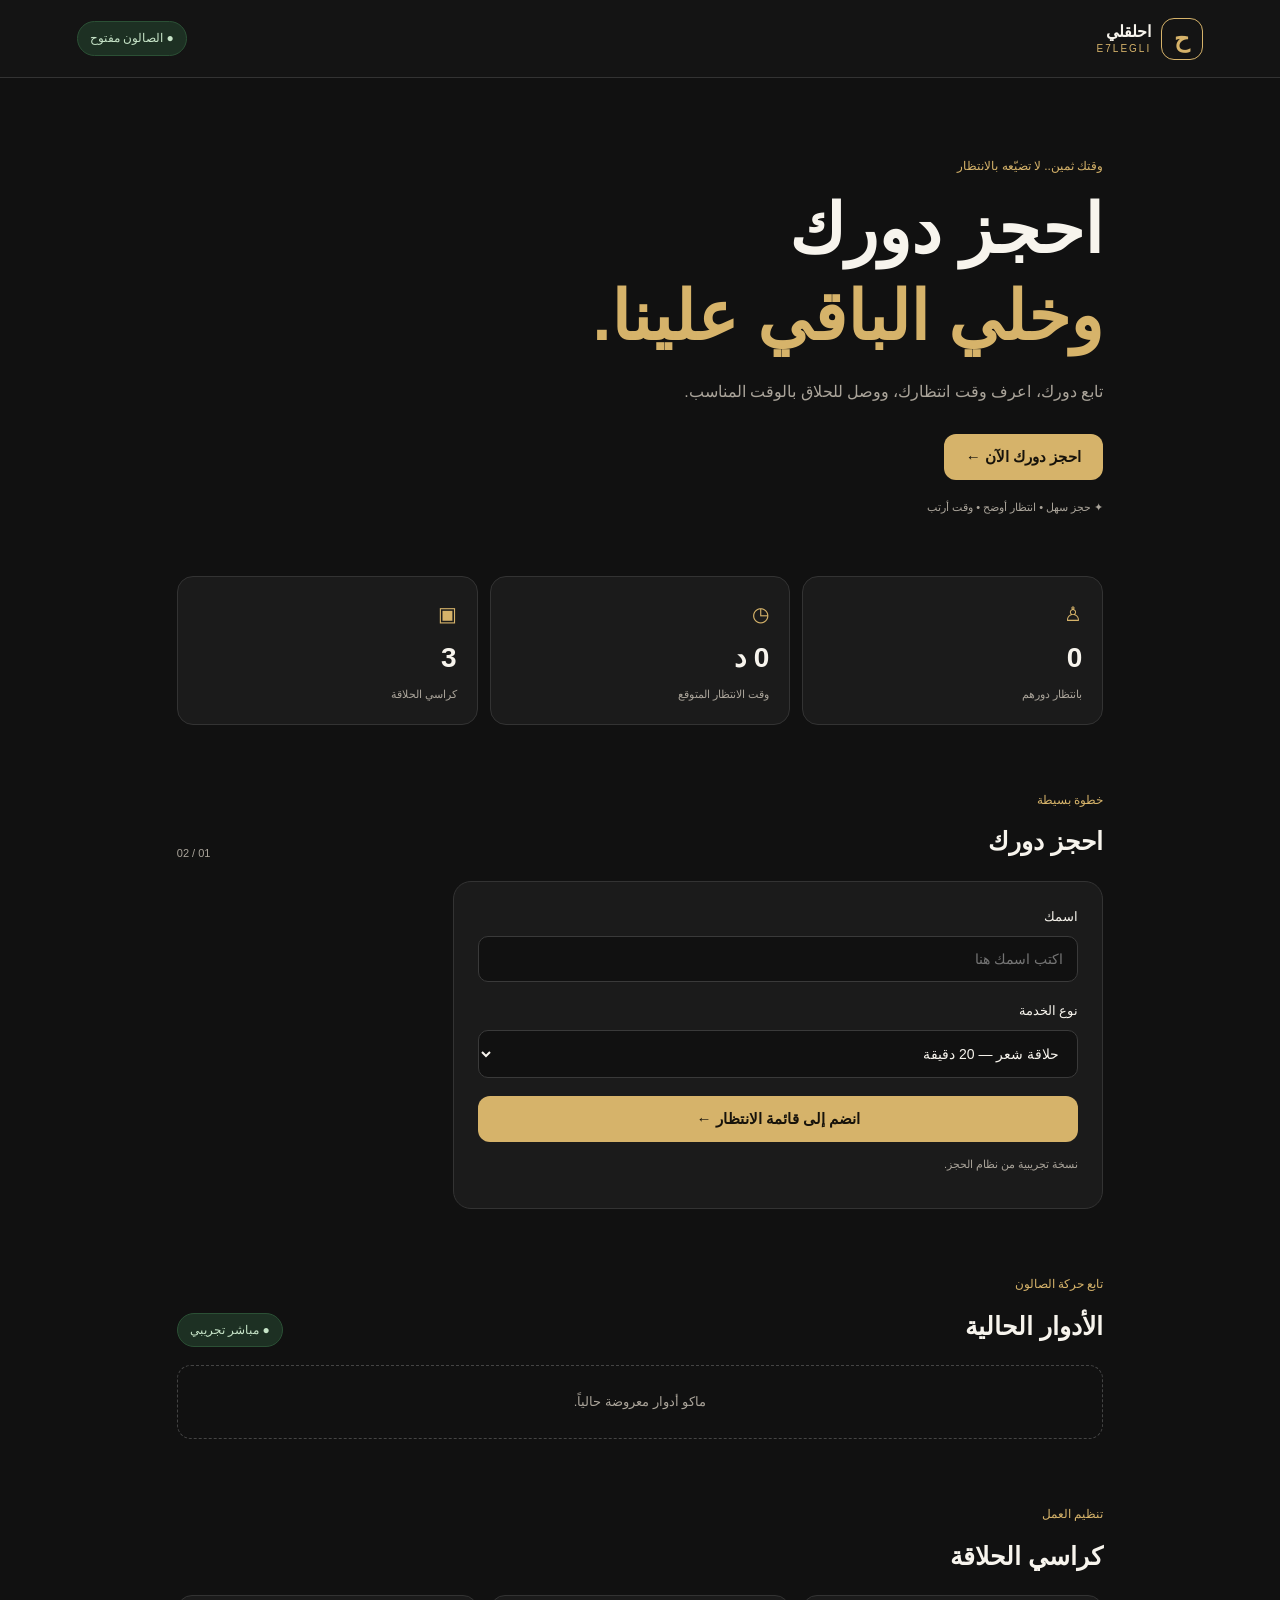
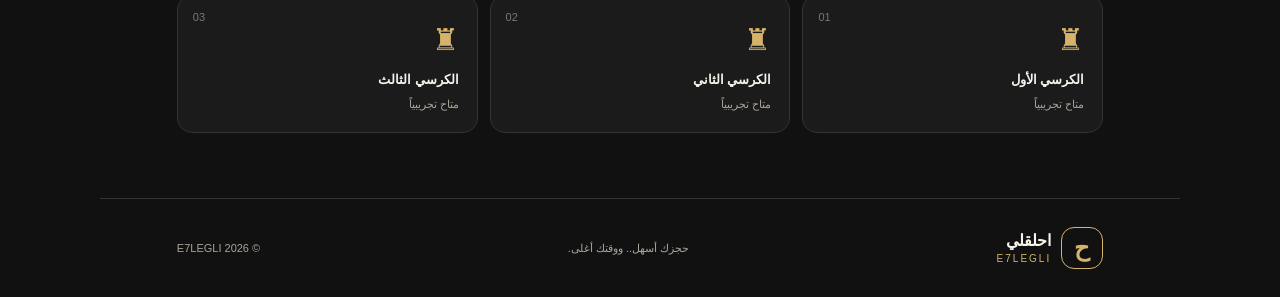
<file: index.html>
<!DOCTYPE html>
<html lang="ar" dir="rtl">
<head>
  <meta charset="UTF-8">
  <meta name="viewport" content="width=device-width, initial-scale=1.0">
  <meta name="theme-color" content="#151515">
  <title>احلقلي | E7LEGLI</title>
  <link rel="stylesheet" href="style.css">
</head>
<body>

<header class="topbar">
  <a class="brand" href="#">
    <span class="brand-mark">ح</span>
    <span>
      <strong>احلقلي</strong>
      <small>E7LEGLI</small>
    </span>
  </a>
  <span class="open-pill">● الصالون مفتوح</span>
</header>

<main>

<section class="hero">
  <p class="eyebrow">وقتك ثمين.. لا تضيّعه بالانتظار</p>

  <h1>
    احجز دورك<br>
    <span>وخلي الباقي علينا.</span>
  </h1>

  <p class="hero-copy">
    تابع دورك، اعرف وقت انتظارك،
    ووصل للحلاق بالوقت المناسب.
  </p>

  <a class="primary-btn" href="#booking">
    احجز دورك الآن ←
  </a>

  <div class="hero-note">
    ✦ حجز سهل • انتظار أوضح • وقت أرتب
  </div>
</section>

<section class="stats">
  <article>
    <span>♙</span>
    <strong id="waiting-count">0</strong>
    <small>بانتظار دورهم</small>
  </article>

  <article>
    <span>◷</span>
    <strong id="wait-time">0 د</strong>
    <small>وقت الانتظار المتوقع</small>
  </article>

  <article>
    <span>▣</span>
    <strong id="chair-count">3</strong>
    <small>كراسي الحلاقة</small>
  </article>
</section>

<section class="section" id="booking">

  <div class="section-heading">
    <div>
      <p class="eyebrow">خطوة بسيطة</p>
      <h2>احجز دورك</h2>
    </div>
    <span class="step-tag">01 / 02</span>
  </div>

  <form id="booking-form" class="booking-card">

    <label for="customer-name">اسمك</label>
    <input
      id="customer-name"
      name="name"
      type="text"
      maxlength="40"
      placeholder="اكتب اسمك هنا"
      required
    >

    <label for="service">نوع الخدمة</label>

    <select id="service" name="service">
      <option value="حلاقة شعر">حلاقة شعر — 20 دقيقة</option>
      <option value="حلاقة وتحديد">حلاقة وتحديد — 30 دقيقة</option>
      <option value="تحديد لحية">تحديد لحية — 15 دقيقة</option>
    </select>

    <button class="primary-btn full" type="submit">
      انضم إلى قائمة الانتظار ←
    </button>

    <p class="form-hint">
      نسخة تجريبية من نظام الحجز.
    </p>

  </form>
</section>

<section class="section">

  <div class="section-heading">
    <div>
      <p class="eyebrow">تابع حركة الصالون</p>
      <h2>الأدوار الحالية</h2>
    </div>
    <span class="live-tag">● مباشر تجريبي</span>
  </div>

  <div id="queue-list" class="queue-list">
    <div class="empty-state">
      ماكو أدوار معروضة حالياً.
    </div>
  </div>

</section>

<section class="section">

  <div class="section-heading">
    <div>
      <p class="eyebrow">تنظيم العمل</p>
      <h2>كراسي الحلاقة</h2>
    </div>
  </div>

  <div class="chair-grid">

    <article class="chair-card">
      <span>01</span>
      <div class="chair-symbol">♜</div>
      <strong>الكرسي الأول</strong>
      <small>متاح تجريبياً</small>
    </article>

    <article class="chair-card">
      <span>02</span>
      <div class="chair-symbol">♜</div>
      <strong>الكرسي الثاني</strong>
      <small>متاح تجريبياً</small>
    </article>

    <article class="chair-card">
      <span>03</span>
      <div class="chair-symbol">♜</div>
      <strong>الكرسي الثالث</strong>
      <small>متاح تجريبياً</small>
    </article>

  </div>
</section>

</main>

<footer>
  <div class="brand footer-brand">
    <span class="brand-mark">ح</span>
    <span>
      <strong>احلقلي</strong>
      <small>E7LEGLI</small>
    </span>
  </div>

  <p>حجزك أسهل.. ووقتك أغلى.</p>
  <small>© 2026 E7LEGLI</small>
</footer>

<div id="toast" class="toast" role="status"></div>

<script src="app.js"></script>

</body>
</html>
</file>
<file: style.css>
:root {
  --bg: #111111;
  --panel: #1b1b1b;
  --gold: #d6b36a;
  --gold2: #f0d99f;
  --text: #f7f4ed;
  --muted: #aaa49a;
  --line: #333333;
}

* {
  box-sizing: border-box;
}

html {
  scroll-behavior: smooth;
}

body {
  margin: 0;
  background: var(--bg);
  color: var(--text);
  font-family: Tahoma, Arial, sans-serif;
  line-height: 1.7;
}

.topbar {
  height: 78px;
  display: flex;
  align-items: center;
  justify-content: space-between;
  padding: 0 6%;
  border-bottom: 1px solid var(--line);
  background: #141414;
}

.brand {
  display: flex;
  align-items: center;
  gap: 10px;
  color: var(--text);
  text-decoration: none;
}

.brand-mark {
  width: 42px;
  height: 42px;
  border: 1px solid var(--gold);
  border-radius: 13px;
  display: grid;
  place-items: center;
  color: var(--gold);
  font-size: 24px;
  font-weight: bold;
}

.brand strong,
.brand small {
  display: block;
  line-height: 1.3;
}

.brand small {
  font-size: 10px;
  letter-spacing: 2px;
  color: var(--gold);
}

.open-pill,
.live-tag {
  font-size: 12px;
  color: #c7e4c8;
  background: #1d3023;
  border: 1px solid #2b5035;
  border-radius: 30px;
  padding: 6px 12px;
}

main {
  max-width: 1080px;
  margin: auto;
  padding: 0 6%;
}

.hero {
  padding: 78px 0 60px;
  max-width: 700px;
}

.eyebrow {
  color: var(--gold);
  font-size: 12px;
  margin: 0 0 10px;
}

.hero h1 {
  font-size: clamp(38px, 7vw, 68px);
  line-height: 1.28;
  margin: 0 0 18px;
}

.hero h1 span {
  color: var(--gold);
}

.hero-copy {
  color: var(--muted);
  max-width: 510px;
  margin-bottom: 28px;
}

.primary-btn {
  display: inline-flex;
  justify-content: center;
  align-items: center;
  gap: 20px;
  background: var(--gold);
  color: #17130b;
  text-decoration: none;
  border: 0;
  border-radius: 12px;
  padding: 14px 22px;
  font: bold 15px Tahoma, Arial;
  cursor: pointer;
}

.primary-btn:hover {
  background: var(--gold2);
}

.hero-note {
  color: var(--muted);
  font-size: 11px;
  margin-top: 18px;
}

.stats {
  display: grid;
  grid-template-columns: repeat(3, 1fr);
  gap: 12px;
  margin-bottom: 65px;
}

.stats article {
  background: var(--panel);
  border: 1px solid var(--line);
  border-radius: 16px;
  padding: 20px;
  display: grid;
  gap: 3px;
}

.stats article span {
  color: var(--gold);
  font-size: 20px;
}

.stats strong {
  font-size: 28px;
}

.stats small,
.chair-card small {
  color: var(--muted);
  font-size: 11px;
}

.section {
  margin-bottom: 65px;
  scroll-margin-top: 25px;
}

.section-heading {
  display: flex;
  align-items: end;
  justify-content: space-between;
  margin-bottom: 18px;
}

.section-heading h2 {
  font-size: 25px;
  margin: 0;
}

.step-tag {
  font-size: 11px;
  color: var(--muted);
}

.booking-card {
  background: var(--panel);
  border: 1px solid var(--line);
  padding: 24px;
  border-radius: 18px;
  max-width: 650px;
}

.booking-card label {
  display: block;
  font-size: 13px;
  margin-bottom: 8px;
}

.booking-card input,
.booking-card select {
  width: 100%;
  background: #111;
  color: var(--text);
  border: 1px solid #3a3a3a;
  border-radius: 10px;
  padding: 14px;
  margin-bottom: 18px;
  font: 14px Tahoma, Arial;
}

.full {
  width: 100%;
}

.form-hint {
  font-size: 11px;
  color: var(--muted);
  margin-top: 13px;
}

.queue-list {
  display: grid;
  gap: 10px;
}

.queue-row {
  display: flex;
  justify-content: space-between;
  align-items: center;
  background: var(--panel);
  border: 1px solid var(--line);
  border-radius: 12px;
  padding: 14px 17px;
}

.queue-row small {
  display: block;
  color: var(--muted);
}

.queue-number {
  color: var(--gold);
  font-size: 21px;
  font-weight: bold;
}

.empty-state {
  padding: 25px;
  text-align: center;
  border: 1px dashed #444;
  border-radius: 14px;
  color: var(--muted);
  font-size: 13px;
}

.chair-grid {
  display: grid;
  grid-template-columns: repeat(3, 1fr);
  gap: 12px;
}

.chair-card {
  position: relative;
  background: var(--panel);
  border: 1px solid var(--line);
  border-radius: 15px;
  padding: 18px;
  display: flex;
  flex-direction: column;
  gap: 4px;
}

.chair-card > span {
  position: absolute;
  left: 15px;
  top: 12px;
  color: #777;
  font-size: 11px;
}

.chair-symbol {
  font-size: 30px;
  color: var(--gold);
}

.chair-card strong {
  font-size: 13px;
}

footer {
  border-top: 1px solid var(--line);
  padding: 28px 6%;
  display: flex;
  align-items: center;
  justify-content: space-between;
  gap: 15px;
  max-width: 1080px;
  margin: auto;
}

footer p,
footer > small {
  font-size: 11px;
  color: var(--muted);
}

.toast {
  position: fixed;
  bottom: 20px;
  left: 50%;
  transform: translate(-50%, 20px);
  background: var(--gold2);
  color: #17130b;
  padding: 11px 18px;
  border-radius: 10px;
  font-size: 13px;
  opacity: 0;
  transition: .25s;
}

.toast.show {
  opacity: 1;
  transform: translate(-50%, 0);
}

@media (max-width: 600px) {
  .topbar {
    padding: 0 5%;
    height: 68px;
  }

  .hero {
    padding: 55px 0 42px;
  }

  .stats {
    gap: 7px;
  }

  .stats article {
    padding: 12px 9px;
  }

  .stats strong {
    font-size: 23px;
  }

  .stats small {
    font-size: 10px;
  }

  .chair-grid {
    gap: 7px;
  }

  .chair-card {
    padding: 13px 9px;
  }

  .chair-card strong {
    font-size: 11px;
  }

  footer {
    flex-wrap: wrap;
  }
}
</file>
